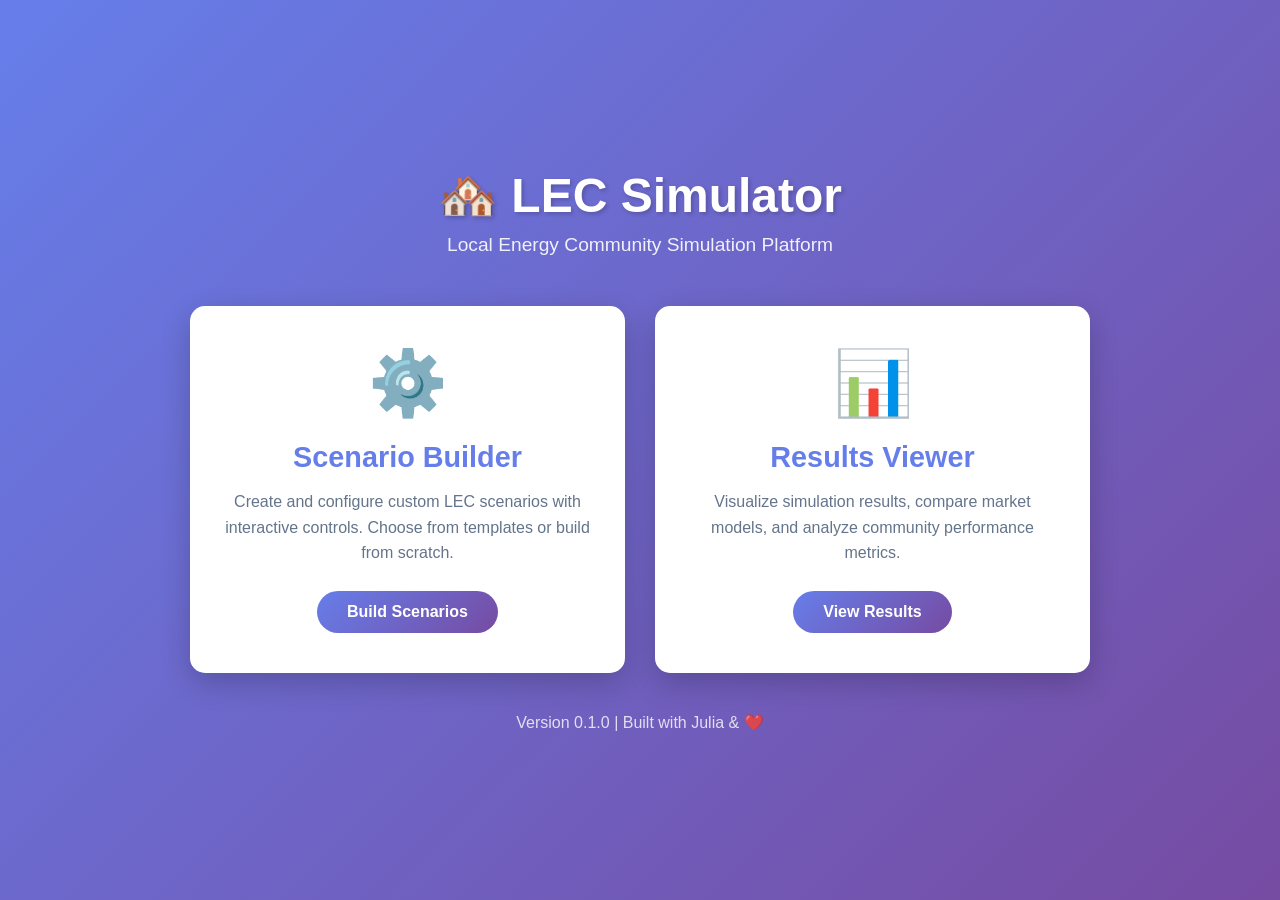
<file: dashboard/index.html>
<!DOCTYPE html>
<html lang="en">

<head>
    <meta charset="UTF-8">
    <meta name="viewport" content="width=device-width, initial-scale=1.0">
    <title>LEC Simulator Hub</title>
    <style>
        * {
            margin: 0;
            padding: 0;
            box-sizing: border-box;
        }

        body {
            font-family: 'Segoe UI', Tahoma, Geneva, Verdana, sans-serif;
            background: linear-gradient(135deg, #667eea 0%, #764ba2 100%);
            min-height: 100vh;
            display: flex;
            align-items: center;
            justify-content: center;
            padding: 20px;
        }

        .container {
            max-width: 900px;
            width: 100%;
        }

        header {
            text-align: center;
            color: white;
            margin-bottom: 50px;
        }

        header h1 {
            font-size: 3rem;
            margin-bottom: 10px;
            text-shadow: 2px 2px 4px rgba(0, 0, 0, 0.2);
        }

        header p {
            font-size: 1.2rem;
            opacity: 0.9;
        }

        .cards {
            display: grid;
            grid-template-columns: repeat(auto-fit, minmax(300px, 1fr));
            gap: 30px;
        }

        .card {
            background: white;
            border-radius: 15px;
            padding: 40px 30px;
            text-align: center;
            box-shadow: 0 10px 30px rgba(0, 0, 0, 0.2);
            transition: all 0.3s;
            cursor: pointer;
        }

        .card:hover {
            transform: translateY(-10px);
            box-shadow: 0 15px 40px rgba(0, 0, 0, 0.3);
        }

        .card-icon {
            font-size: 4rem;
            margin-bottom: 20px;
        }

        .card h2 {
            color: #667eea;
            margin-bottom: 15px;
            font-size: 1.8rem;
        }

        .card p {
            color: #64748b;
            line-height: 1.6;
            margin-bottom: 25px;
        }

        .card-button {
            background: linear-gradient(135deg, #667eea 0%, #764ba2 100%);
            color: white;
            border: none;
            padding: 12px 30px;
            border-radius: 25px;
            font-size: 1rem;
            font-weight: 600;
            cursor: pointer;
            transition: all 0.3s;
        }

        .card-button:hover {
            transform: scale(1.05);
            box-shadow: 0 5px 15px rgba(102, 126, 234, 0.4);
        }

        .footer {
            text-align: center;
            color: white;
            margin-top: 40px;
            opacity: 0.8;
        }
    </style>
</head>

<body>
    <div class="container">
        <header>
            <h1>🏘️ LEC Simulator</h1>
            <p>Local Energy Community Simulation Platform</p>
        </header>

        <div class="cards">
            <div class="card" onclick="window.location.href='scenario_builder.html'">
                <div class="card-icon">⚙️</div>
                <h2>Scenario Builder</h2>
                <p>Create and configure custom LEC scenarios with interactive controls. Choose from templates or build
                    from scratch.</p>
                <button class="card-button">Build Scenarios</button>
            </div>

            <div class="card" onclick="window.location.href='results_viewer.html'">
                <div class="card-icon">📊</div>
                <h2>Results Viewer</h2>
                <p>Visualize simulation results, compare market models, and analyze community performance metrics.</p>
                <button class="card-button">View Results</button>
            </div>
        </div>

        <div class="footer">
            <p>Version 0.1.0 | Built with Julia & ❤️</p>
        </div>
    </div>
</body>

</html>
</file>
